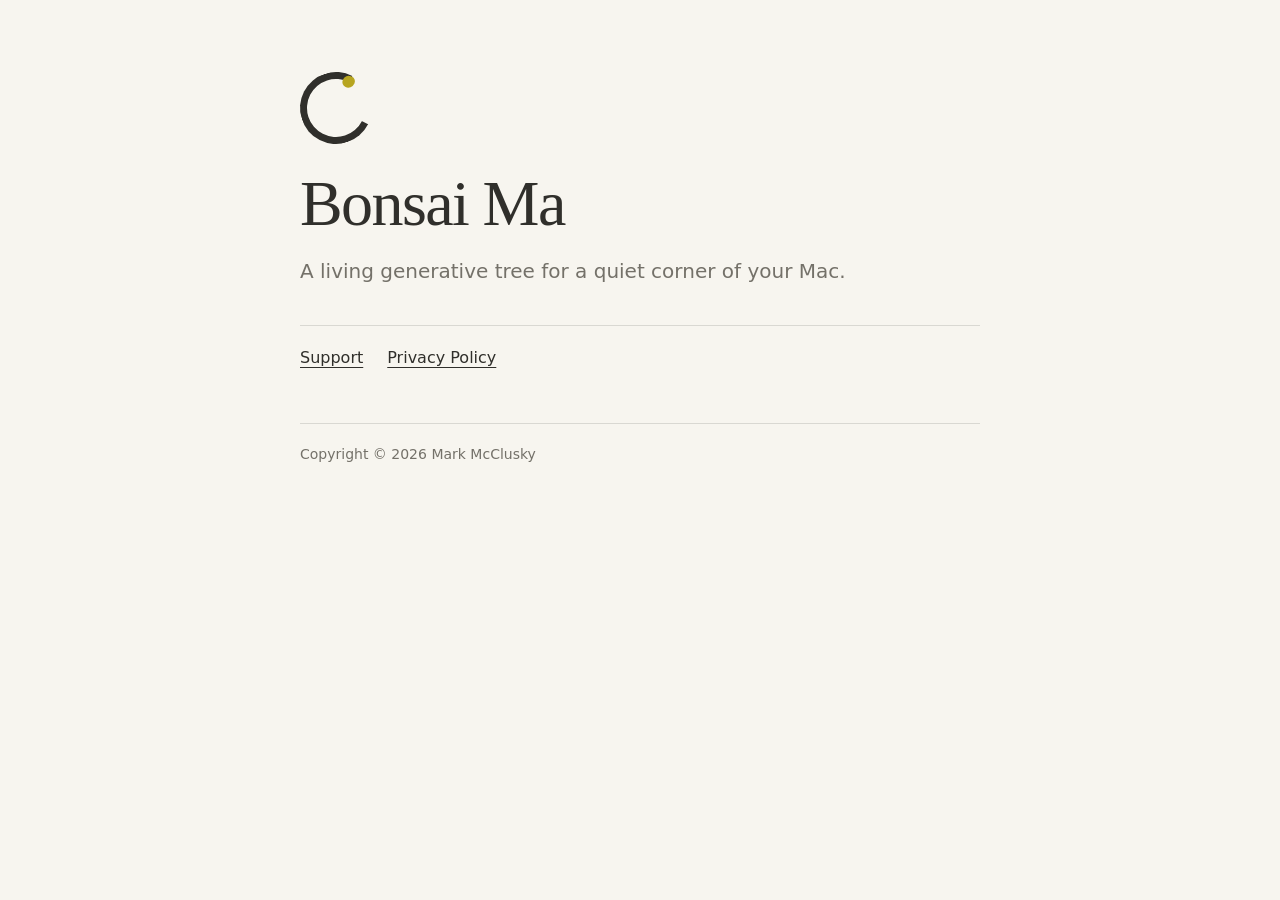
<file: bonsai-ma-macos/index.html>
<!doctype html>
<html lang="en">
<head>
  <meta charset="utf-8">
  <meta name="viewport" content="width=device-width, initial-scale=1">
  <meta name="description" content="Support and privacy information for Bonsai Ma, a living generative tree for macOS.">
  <title>Bonsai Ma</title>
  <link rel="stylesheet" href="styles.css">
</head>
<body>
  <main class="shell">
    <div class="mark" aria-hidden="true"></div>
    <h1>Bonsai Ma</h1>
    <p class="lede">A living generative tree for a quiet corner of your Mac.</p>

    <nav aria-label="Bonsai Ma information">
      <a href="support/">Support</a>
      <a href="privacy/">Privacy Policy</a>
    </nav>

    <footer>
      Copyright © 2026 Mark McClusky
    </footer>
  </main>
</body>
</html>
</file>
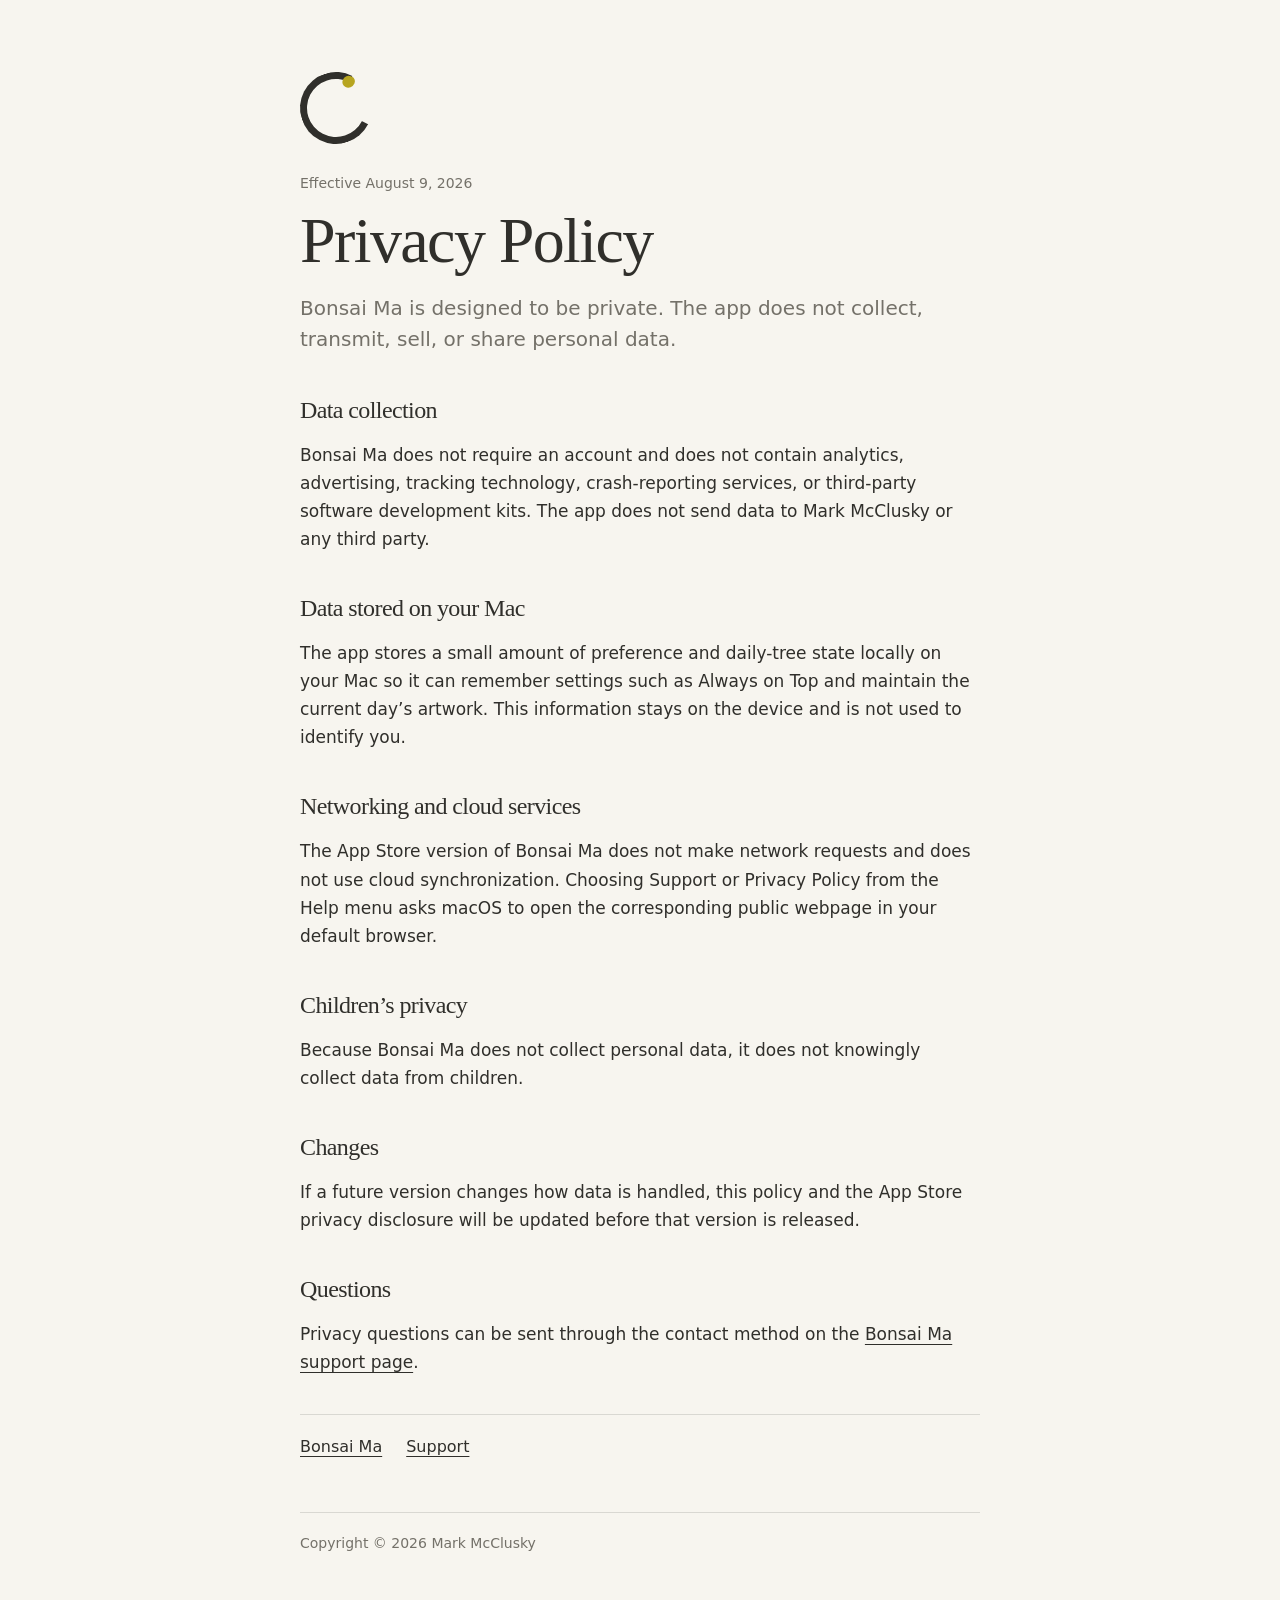
<file: bonsai-ma-macos/privacy/index.html>
<!doctype html>
<html lang="en">
<head>
  <meta charset="utf-8">
  <meta name="viewport" content="width=device-width, initial-scale=1">
  <meta name="description" content="Bonsai Ma privacy policy.">
  <title>Privacy Policy — Bonsai Ma</title>
  <link rel="stylesheet" href="../styles.css">
</head>
<body>
  <main class="shell">
    <div class="mark" aria-hidden="true"></div>
    <p class="meta">Effective August 9, 2026</p>
    <h1>Privacy Policy</h1>
    <p class="lede">Bonsai Ma is designed to be private. The app does not collect, transmit, sell, or share personal data.</p>

    <h2>Data collection</h2>
    <p>Bonsai Ma does not require an account and does not contain analytics, advertising, tracking technology, crash-reporting services, or third-party software development kits. The app does not send data to Mark McClusky or any third party.</p>

    <h2>Data stored on your Mac</h2>
    <p>The app stores a small amount of preference and daily-tree state locally on your Mac so it can remember settings such as Always on Top and maintain the current day’s artwork. This information stays on the device and is not used to identify you.</p>

    <h2>Networking and cloud services</h2>
    <p>The App Store version of Bonsai Ma does not make network requests and does not use cloud synchronization. Choosing Support or Privacy Policy from the Help menu asks macOS to open the corresponding public webpage in your default browser.</p>

    <h2>Children’s privacy</h2>
    <p>Because Bonsai Ma does not collect personal data, it does not knowingly collect data from children.</p>

    <h2>Changes</h2>
    <p>If a future version changes how data is handled, this policy and the App Store privacy disclosure will be updated before that version is released.</p>

    <h2>Questions</h2>
    <p>Privacy questions can be sent through the contact method on the <a href="../support/">Bonsai Ma support page</a>.</p>

    <nav aria-label="Bonsai Ma information">
      <a href="../">Bonsai Ma</a>
      <a href="../support/">Support</a>
    </nav>

    <footer>
      Copyright © 2026 Mark McClusky
    </footer>
  </main>
</body>
</html>
</file>
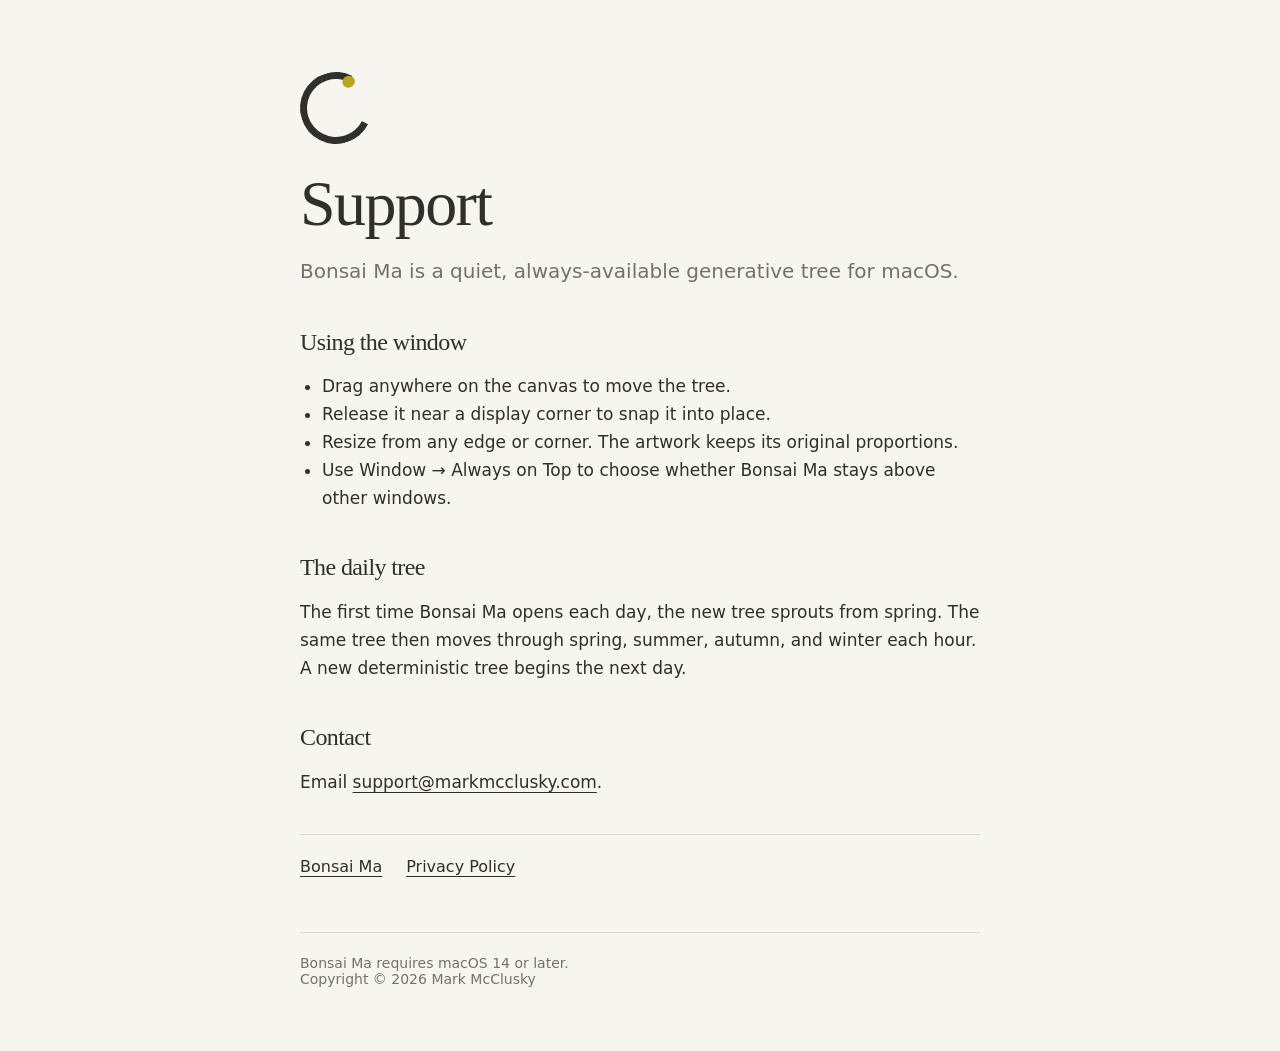
<file: bonsai-ma-macos/support/index.html>
<!doctype html>
<html lang="en">
<head>
  <meta charset="utf-8">
  <meta name="viewport" content="width=device-width, initial-scale=1">
  <meta name="description" content="Help and contact information for Bonsai Ma on macOS.">
  <title>Support — Bonsai Ma</title>
  <link rel="stylesheet" href="../styles.css">
</head>
<body>
  <main class="shell">
    <div class="mark" aria-hidden="true"></div>
    <h1>Support</h1>
    <p class="lede">Bonsai Ma is a quiet, always-available generative tree for macOS.</p>

    <h2>Using the window</h2>
    <ul>
      <li>Drag anywhere on the canvas to move the tree.</li>
      <li>Release it near a display corner to snap it into place.</li>
      <li>Resize from any edge or corner. The artwork keeps its original proportions.</li>
      <li>Use Window → Always on Top to choose whether Bonsai Ma stays above other windows.</li>
    </ul>

    <h2>The daily tree</h2>
    <p>The first time Bonsai Ma opens each day, the new tree sprouts from spring. The same tree then moves through spring, summer, autumn, and winter each hour. A new deterministic tree begins the next day.</p>

    <h2>Contact</h2>
    <!-- SUPPORT_MAILBOX_STATUS: ready -->
    <p>Email <a href="mailto:support@markmcclusky.com">support@markmcclusky.com</a>.</p>

    <nav aria-label="Bonsai Ma information">
      <a href="../">Bonsai Ma</a>
      <a href="../privacy/">Privacy Policy</a>
    </nav>

    <footer>
      Bonsai Ma requires macOS 14 or later.<br>
      Copyright © 2026 Mark McClusky
    </footer>
  </main>
</body>
</html>
</file>
<file: bonsai-ma-macos/styles.css>
:root {
  color-scheme: light;
  --paper: #f7f5ef;
  --ink: #302f2b;
  --muted: #747169;
  --line: rgba(48, 47, 43, 0.15);
  --leaf: #b7a520;
}

* {
  box-sizing: border-box;
}

html {
  background: var(--paper);
  font-family: -apple-system, BlinkMacSystemFont, "SF Pro Text", system-ui, sans-serif;
  color: var(--ink);
}

body {
  margin: 0;
}

.shell {
  width: min(680px, calc(100% - 40px));
  margin: 0 auto;
  padding: 72px 0 64px;
}

.mark {
  position: relative;
  width: 72px;
  height: 72px;
  margin-bottom: 28px;
  border: 7px solid var(--ink);
  border-right-color: transparent;
  border-radius: 50%;
  transform: rotate(-18deg);
}

.mark::after {
  content: "";
  position: absolute;
  width: 12px;
  height: 12px;
  right: 3px;
  top: 2px;
  border-radius: 50% 40% 55% 45%;
  background: var(--leaf);
  transform: rotate(42deg);
}

h1,
h2 {
  font-family: ui-serif, "New York", Georgia, serif;
  font-weight: 500;
  letter-spacing: -0.025em;
}

h1 {
  margin: 0;
  font-size: clamp(42px, 8vw, 64px);
  line-height: 1;
}

h2 {
  margin: 42px 0 10px;
  font-size: 24px;
}

p,
li {
  font-size: 17px;
  line-height: 1.65;
}

.lede {
  margin: 20px 0 0;
  color: var(--muted);
  font-size: 20px;
  line-height: 1.55;
}

.meta {
  color: var(--muted);
  font-size: 14px;
}

nav {
  display: flex;
  flex-wrap: wrap;
  gap: 12px 24px;
  margin-top: 38px;
  padding-top: 22px;
  border-top: 1px solid var(--line);
}

a {
  color: var(--ink);
  text-decoration-thickness: 1px;
  text-underline-offset: 4px;
}

ul {
  padding-left: 22px;
}

footer {
  margin-top: 56px;
  padding-top: 22px;
  border-top: 1px solid var(--line);
  color: var(--muted);
  font-size: 14px;
}

@media (max-width: 520px) {
  .shell {
    width: min(100% - 32px, 680px);
    padding-top: 48px;
  }
}
</file>
